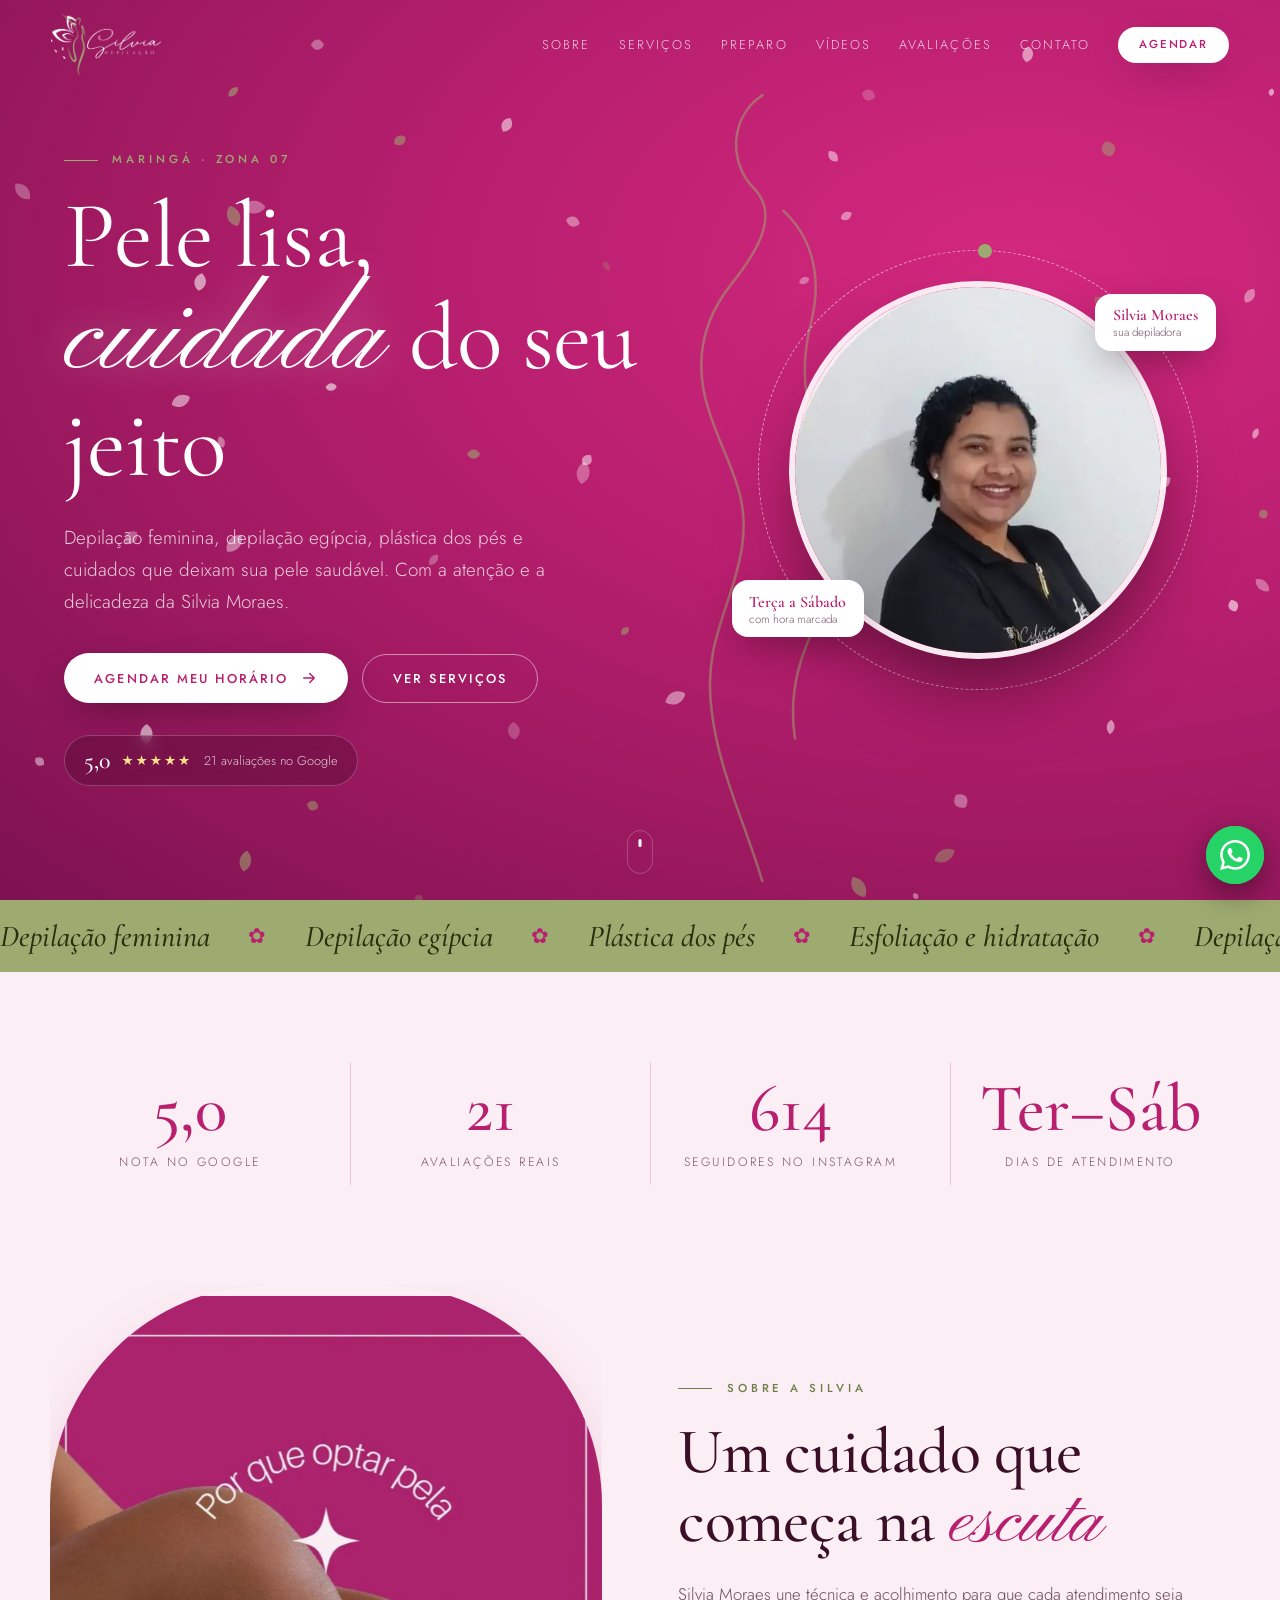
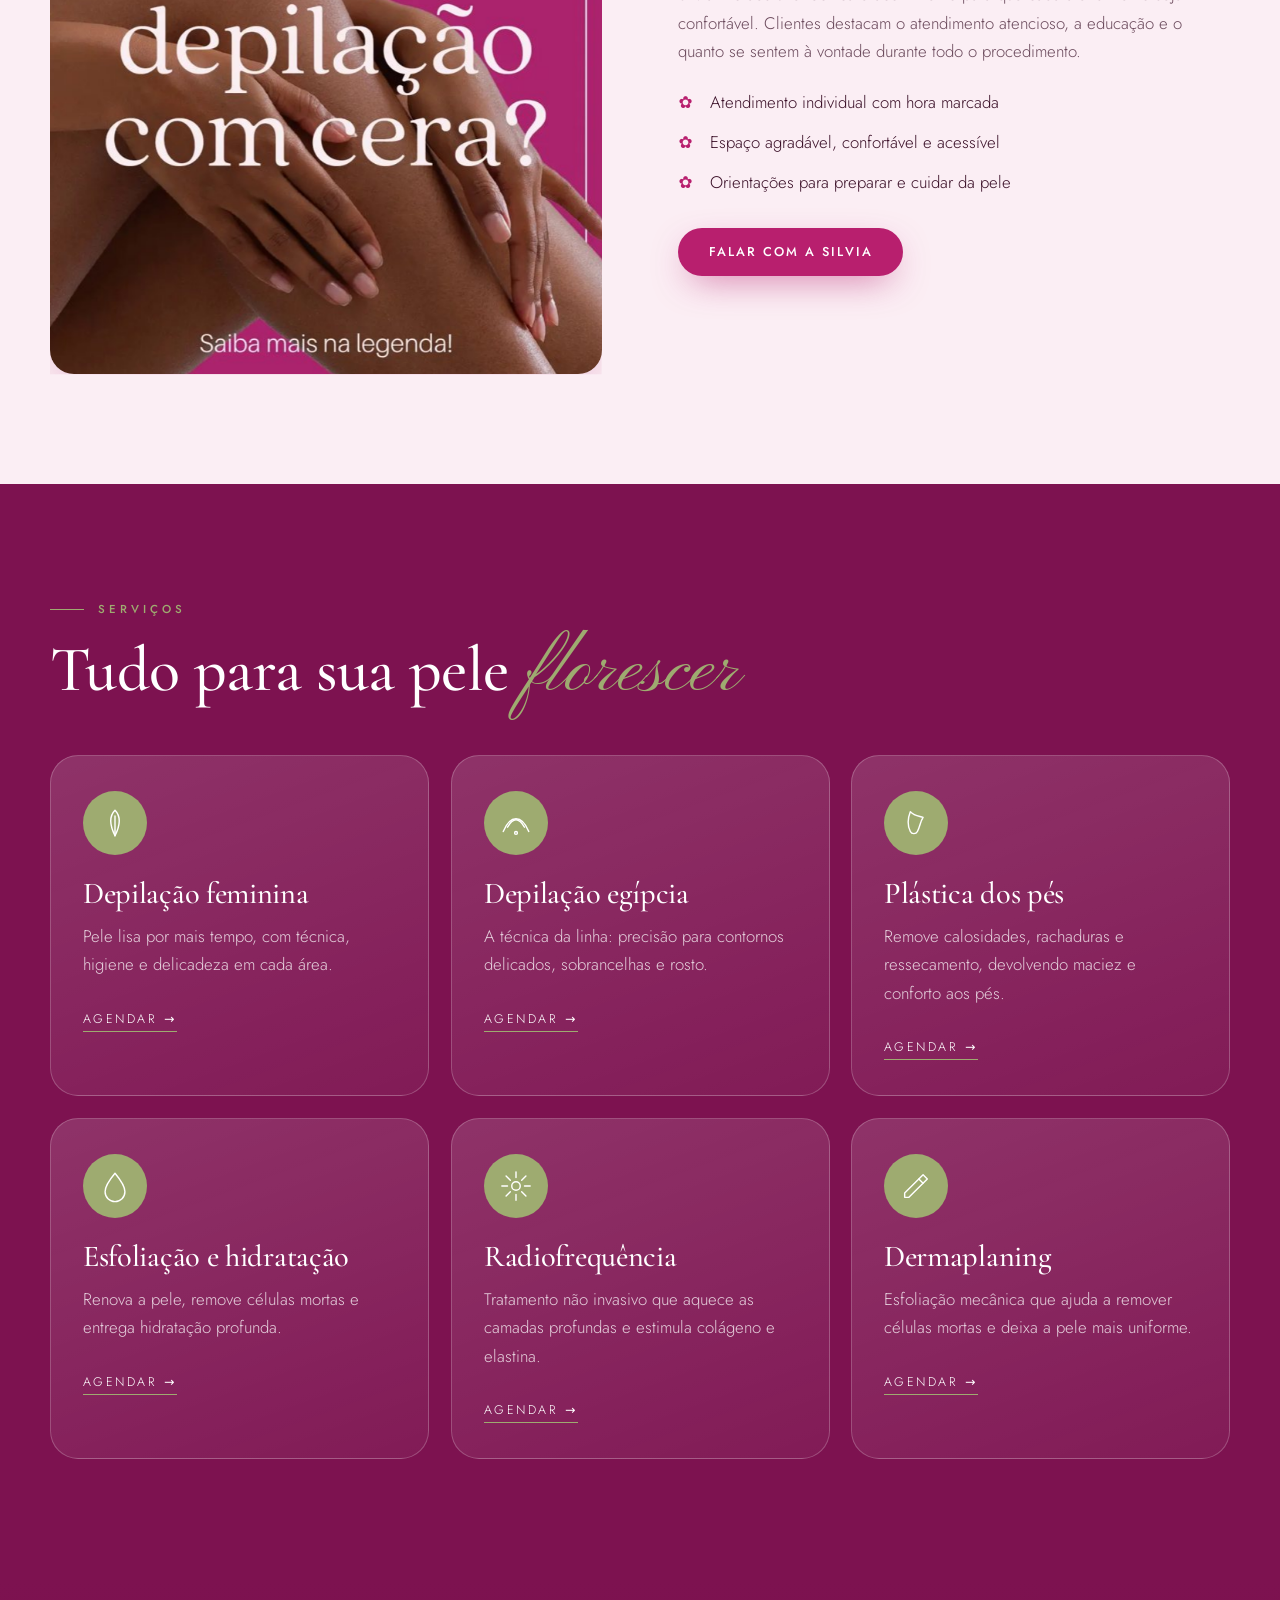
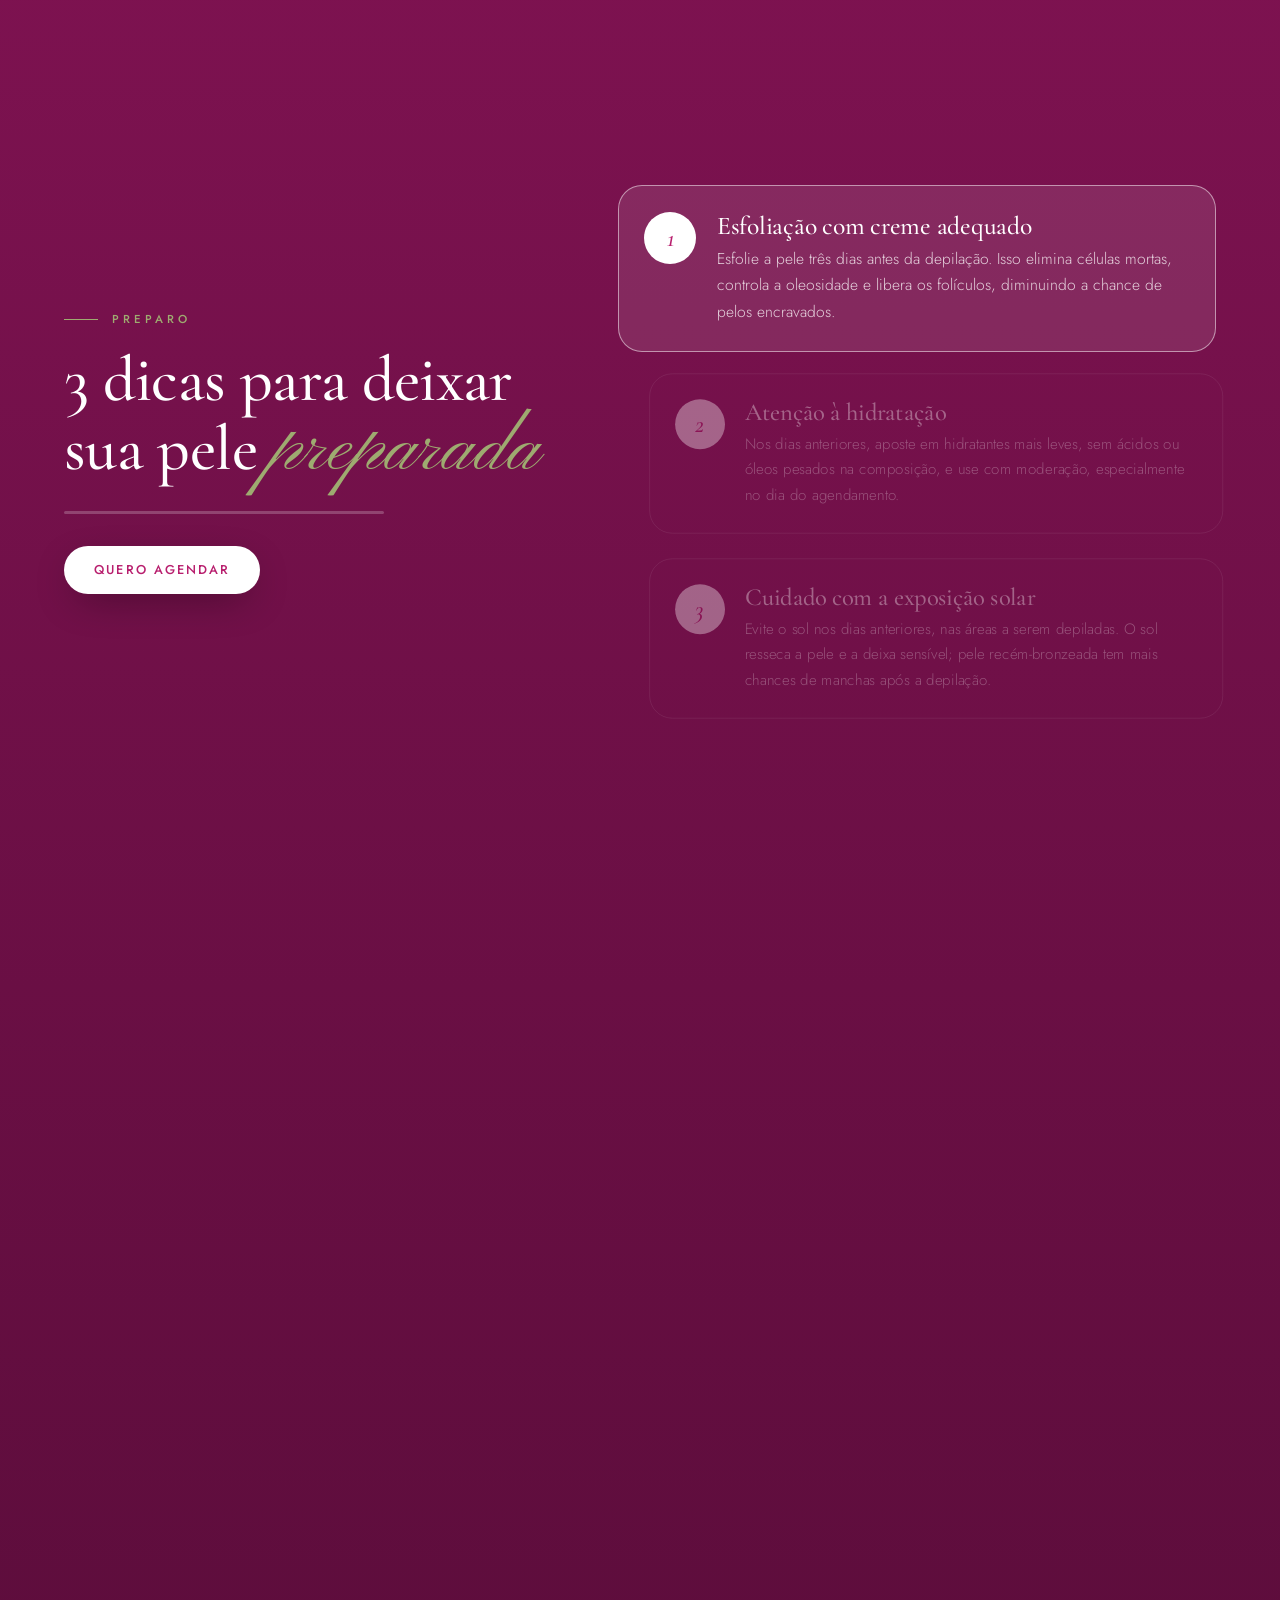
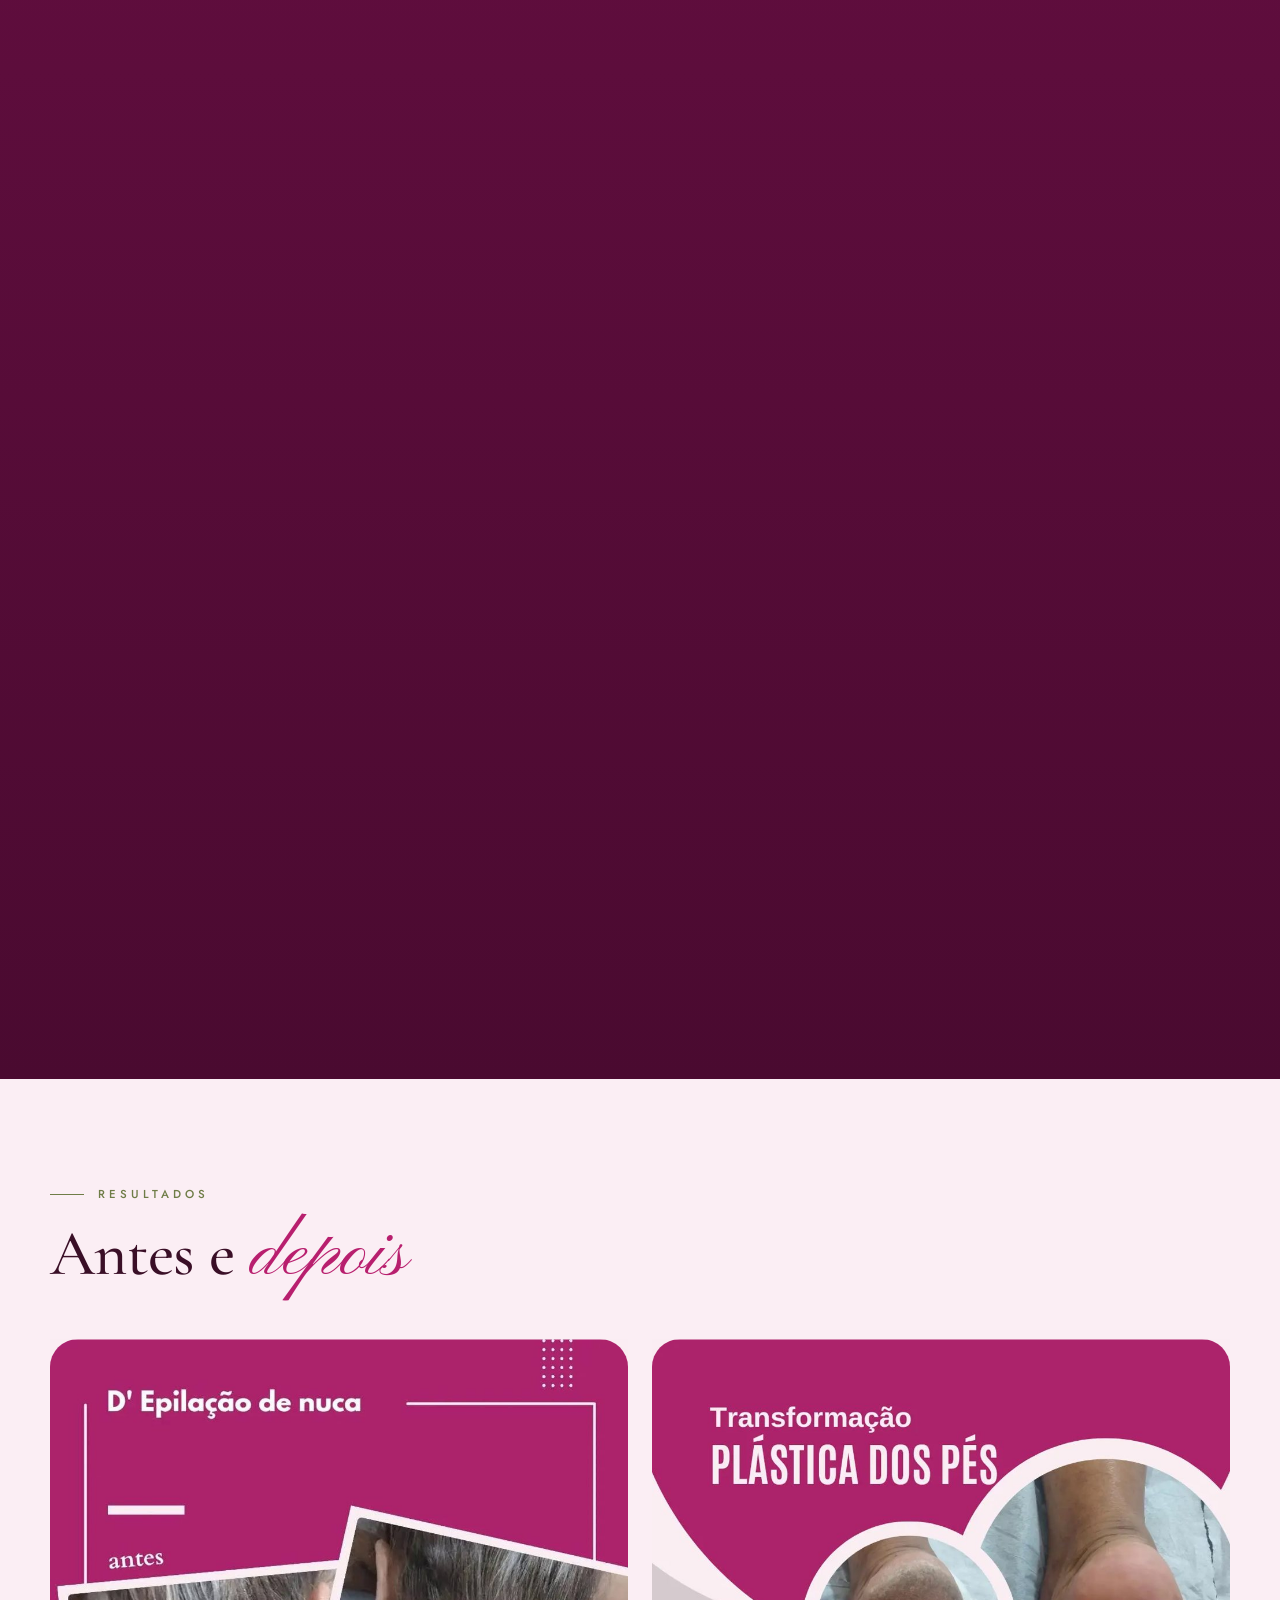
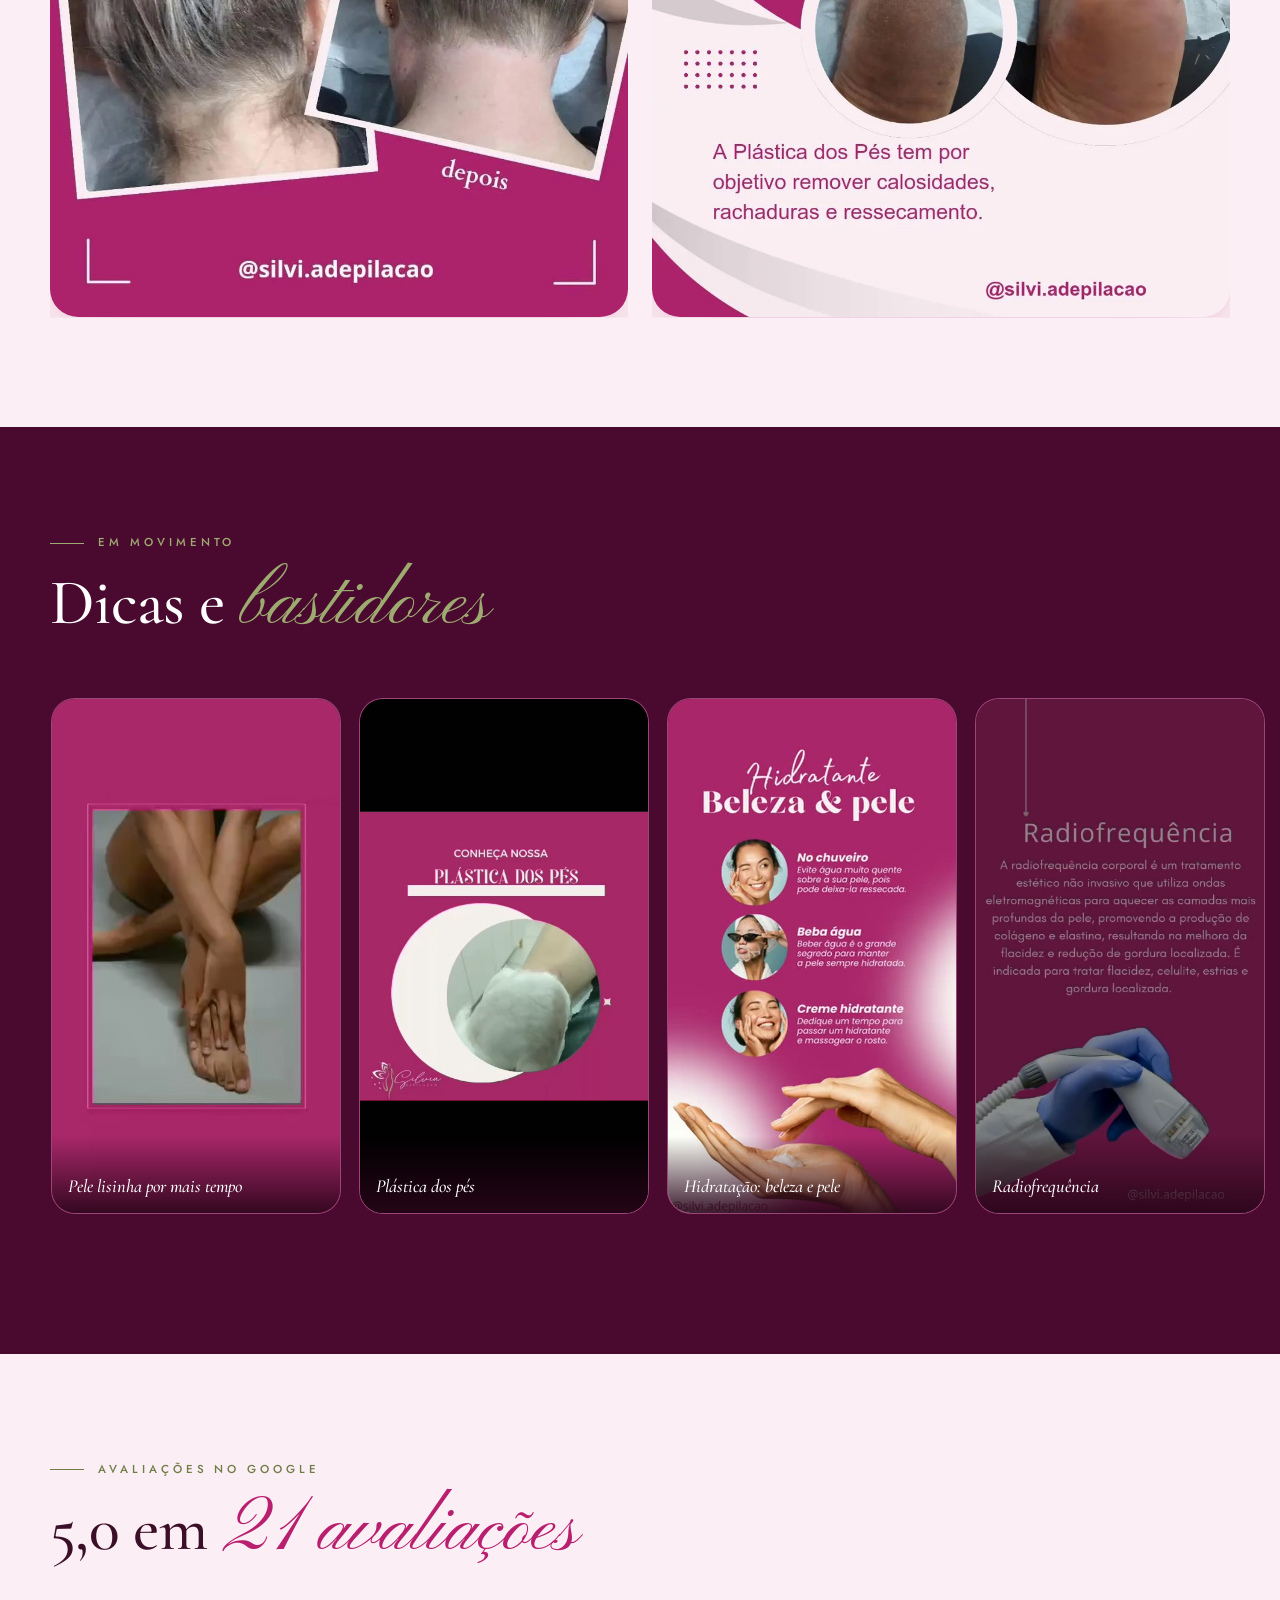
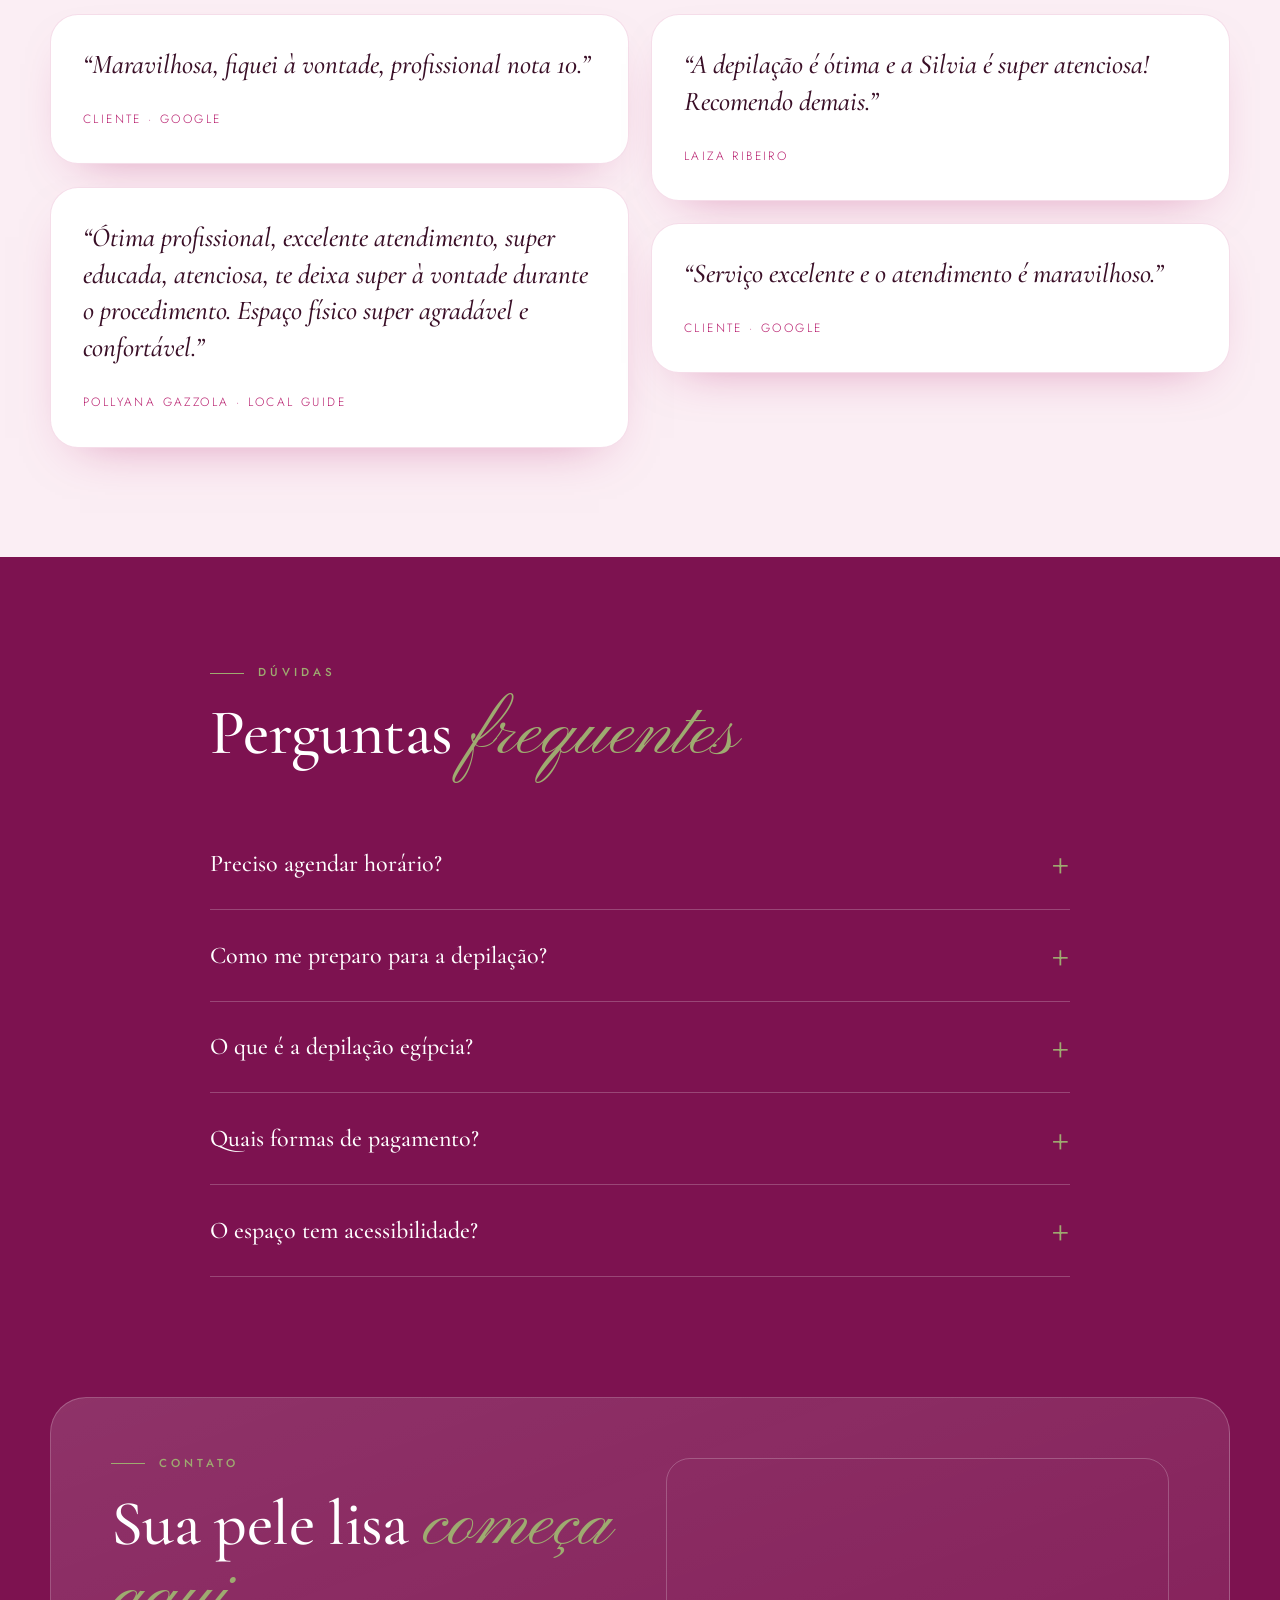
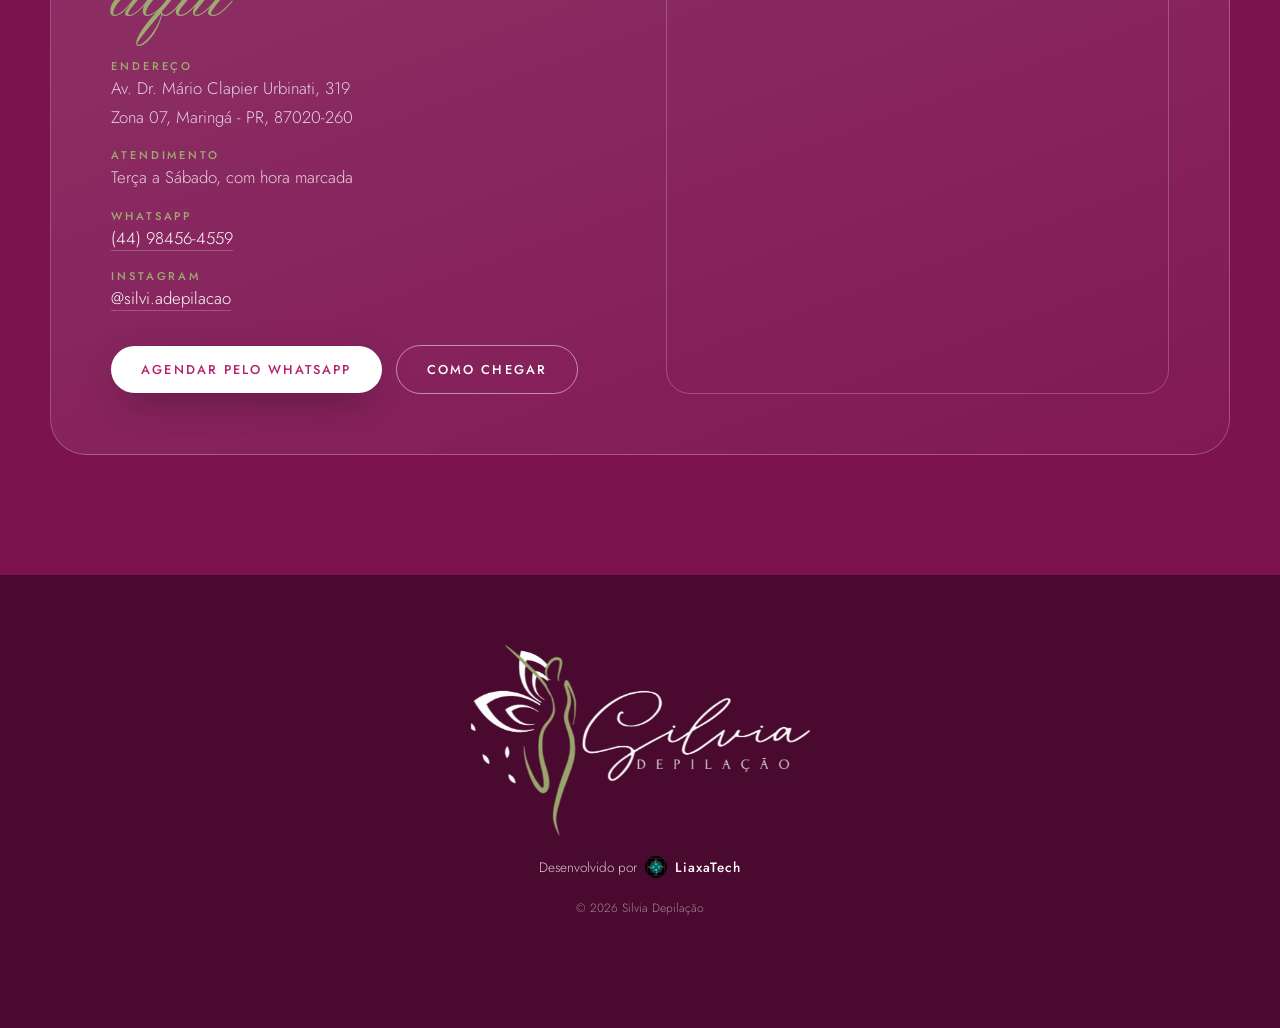
<file: index.html>
<!doctype html>
<html lang="pt-BR">
<head>
<meta charset="utf-8">
<meta name="viewport" content="width=device-width,initial-scale=1,viewport-fit=cover">
<title>Silvia Depilação em Maringá | Depilação Feminina, Egípcia e Plástica dos Pés</title>
<meta name="description" content="Silvia Moraes cuida da sua pele em Maringá-PR: depilação feminina, depilação egípcia (linha), plástica dos pés, esfoliação e hidratação. Nota 5,0 no Google. Agende pelo WhatsApp.">
<meta name="keywords" content="depilação Maringá, depilação com cera Maringá, depilação egípcia Maringá, plástica dos pés Maringá, depiladora Zona 7 Maringá, Silvia Depilação, Silvia Moraes">
<meta name="author" content="Silvia Depilação">
<meta name="robots" content="index,follow,max-image-preview:large,max-snippet:-1,max-video-preview:-1">
<meta name="theme-color" content="#b81f6e">
<meta name="geo.region" content="BR-PR"><meta name="geo.placename" content="Maringá">
<link rel="canonical" href="https://silvia-depilacao.vercel.app/">
<link rel="icon" type="image/png" href="favicon.png">
<link rel="apple-touch-icon" href="assets/img/apple-touch-icon.png">
<link rel="manifest" href="manifest.webmanifest">
<link rel="alternate" type="text/plain" href="llms.txt" title="LLMs">
<meta property="og:type" content="website"><meta property="og:locale" content="pt_BR"><meta property="og:site_name" content="Silvia Depilação">
<meta property="og:title" content="Silvia Depilação | Pele lisa e saudável em Maringá">
<meta property="og:description" content="Depilação feminina, egípcia, plástica dos pés e mais. Atendimento de terça a sábado. Agende pelo WhatsApp.">
<meta property="og:url" content="https://silvia-depilacao.vercel.app/">
<meta property="og:image" content="https://silvia-depilacao.vercel.app/assets/img/og.jpg"><meta property="og:image:width" content="1200"><meta property="og:image:height" content="630">
<meta name="twitter:card" content="summary_large_image">
<meta name="twitter:title" content="Silvia Depilação | Pele lisa e saudável em Maringá">
<meta name="twitter:description" content="Depilação feminina, egípcia, plástica dos pés e mais, em Maringá.">
<meta name="twitter:image" content="https://silvia-depilacao.vercel.app/assets/img/og.jpg">
<link rel="preconnect" href="https://fonts.googleapis.com"><link rel="preconnect" href="https://fonts.gstatic.com" crossorigin>
<link href="https://fonts.googleapis.com/css2?family=Cormorant+Garamond:ital,wght@0,400;0,500;0,600;1,400;1,500&family=Jost:wght@300;400;500;600&family=Pinyon+Script&display=swap" rel="stylesheet">
<link rel="stylesheet" href="styles.css">
<script type="application/ld+json">
{"@context":"https://schema.org","@graph":[
{"@type":["HealthAndBeautyBusiness","BeautySalon"],"@id":"https://silvia-depilacao.vercel.app/#negocio","name":"Silvia Depilação","founder":{"@type":"Person","name":"Silvia Moraes"},"description":"Depilação feminina, depilação egípcia (linha), plástica dos pés, esfoliação e hidratação em Maringá-PR.","url":"https://silvia-depilacao.vercel.app/","image":"https://silvia-depilacao.vercel.app/assets/img/og.jpg","logo":"https://silvia-depilacao.vercel.app/assets/img/icon-512.png","telephone":"+5544984564559","priceRange":"$$","address":{"@type":"PostalAddress","streetAddress":"Av. Dr. Mário Clapier Urbinati, 319 - Zona 07","addressLocality":"Maringá","addressRegion":"PR","postalCode":"87020-260","addressCountry":"BR"},"openingHoursSpecification":[{"@type":"OpeningHoursSpecification","dayOfWeek":["Tuesday","Wednesday","Thursday","Friday","Saturday"]}],"aggregateRating":{"@type":"AggregateRating","ratingValue":"5.0","reviewCount":"21","bestRating":"5"},"sameAs":["https://www.instagram.com/silvi.adepilacao"],"paymentAccepted":"Cartão de crédito, cartão de débito, pagamento por aproximação (NFC)","amenityFeature":[{"@type":"LocationFeatureSpecification","name":"Entrada com acessibilidade para cadeirantes","value":true},{"@type":"LocationFeatureSpecification","name":"Banheiro","value":true}],"hasOfferCatalog":{"@type":"OfferCatalog","name":"Serviços","itemListElement":[{"@type":"Offer","itemOffered":{"@type":"Service","name":"Depilação feminina"}},{"@type":"Offer","itemOffered":{"@type":"Service","name":"Depilação egípcia (linha)"}},{"@type":"Offer","itemOffered":{"@type":"Service","name":"Plástica dos pés"}},{"@type":"Offer","itemOffered":{"@type":"Service","name":"Esfoliação e hidratação"}},{"@type":"Offer","itemOffered":{"@type":"Service","name":"Radiofrequência corporal"}},{"@type":"Offer","itemOffered":{"@type":"Service","name":"Dermaplaning"}}]}},
{"@type":"WebSite","@id":"https://silvia-depilacao.vercel.app/#site","url":"https://silvia-depilacao.vercel.app/","name":"Silvia Depilação","inLanguage":"pt-BR"},
{"@type":"FAQPage","mainEntity":[
{"@type":"Question","name":"Preciso agendar horário?","acceptedAnswer":{"@type":"Answer","text":"Sim, é recomendado marcar hora pelo WhatsApp. O atendimento é de terça a sábado."}},
{"@type":"Question","name":"Como me preparo para a depilação?","acceptedAnswer":{"@type":"Answer","text":"Esfolie a pele com creme adequado três dias antes, use hidratantes leves nos dias anteriores e evite exposição solar nas áreas a serem depiladas."}},
{"@type":"Question","name":"O que é a depilação egípcia?","acceptedAnswer":{"@type":"Answer","text":"É a depilação com linha, uma técnica precisa para remover os pelos pela raiz."}},
{"@type":"Question","name":"Quais formas de pagamento são aceitas?","acceptedAnswer":{"@type":"Answer","text":"Cartão de crédito, cartão de débito e pagamento por aproximação (NFC)."}},
{"@type":"Question","name":"Onde fica a Silvia Depilação?","acceptedAnswer":{"@type":"Answer","text":"Av. Dr. Mário Clapier Urbinati, 319, Zona 07, Maringá - PR."}}]}
]}
</script>
</head>
<body>
<a class="skip" href="#conteudo">Ir para o conteúdo</a>
<div class="loader" id="loader" aria-hidden="true"><div class="loader-mark nosave" style="background-image:url(assets/img/mark.png)"></div></div>
<div class="progress" id="progress"></div>
<div class="cursor" id="cursor" aria-hidden="true"></div>

<header class="nav" id="nav">
  <a class="brand" href="#topo" aria-label="Silvia Depilação — início"><span class="brand-logo nosave" style="background-image:url(assets/img/logo.png)"></span></a>
  <nav class="menu" id="menu" aria-label="Principal">
    <a href="#sobre">Sobre</a><a href="#servicos">Serviços</a><a href="#preparo">Preparo</a><a href="#galeria">Vídeos</a><a href="#avaliacoes">Avaliações</a><a href="#contato">Contato</a>
    <a class="btn btn-white btn-sm menu-cta" data-wa="menu" href="#" rel="noopener">Agendar</a>
  </nav>
  <button class="burger" id="burger" aria-label="Abrir menu" aria-expanded="false" aria-controls="menu"><i></i><i></i></button>
</header>

<main id="conteudo">
<section class="hero" id="topo">
  <canvas id="petals" aria-hidden="true"></canvas>
  <svg class="bodyline" viewBox="0 0 300 700" aria-hidden="true"><path id="bodyPath" d="M150 20c-30 20-28 60-8 80 22 22 6 52-18 82-26 32-34 70-20 112 14 44 36 70 28 118-8 50-34 80-26 140 6 52 30 100 44 148"/><path id="bodyPath2" d="M168 120c24 22 34 56 24 96-12 48-4 82 18 120 22 40 16 86-8 130-20 36-30 70-24 110"/></svg>
  <div class="hero-inner">
    <p class="eyebrow reveal">Maringá · Zona 07</p>
    <h1 id="h1" aria-label="Pele lisa, cuidada do seu jeito">Pele lisa, <span class="script">cuidada</span> do seu jeito</h1>
    <p class="lead reveal" style="--d:1s">Depilação feminina, depilação egípcia, plástica dos pés e cuidados que deixam sua pele saudável. Com a atenção e a delicadeza da Silvia Moraes.</p>
    <div class="cta-row reveal" style="--d:1.2s">
      <a class="btn btn-white magnetic" data-wa="hero" href="#" rel="noopener"><span>Agendar meu horário</span><svg viewBox="0 0 24 24"><path d="M5 12h14M13 6l6 6-6 6"/></svg></a>
      <a class="btn btn-ghost magnetic" href="#servicos"><span>Ver serviços</span></a>
    </div>
    <div class="chip reveal" style="--d:1.4s"><b>5,0</b><span class="stars-ico" aria-hidden="true">★★★★★</span><small>21 avaliações no Google</small></div>
  </div>
  <div class="hero-photo" id="heroPhoto">
    <div class="ring" aria-hidden="true"></div>
    <div class="photo-frame"><img class="nosave" src="assets/img/silvia.jpg" alt="Silvia Moraes, depiladora em Maringá" draggable="false" fetchpriority="high"></div>
    <div class="float-tag t1"><b>Terça a Sábado</b><small>com hora marcada</small></div>
    <div class="float-tag t2"><b>Silvia Moraes</b><small>sua depiladora</small></div>
  </div>
  <a class="scroll-cue" href="#sobre" aria-label="Rolar para baixo"><i></i></a>
</section>

<div class="marquee" aria-hidden="true"><div class="track">
  <span>Depilação feminina</span><span>Depilação egípcia</span><span>Plástica dos pés</span><span>Esfoliação e hidratação</span><span>Depilação de nuca</span><span>Radiofrequência</span><span>Dermaplaning</span>
  <span>Depilação feminina</span><span>Depilação egípcia</span><span>Plástica dos pés</span><span>Esfoliação e hidratação</span><span>Depilação de nuca</span><span>Radiofrequência</span><span>Dermaplaning</span>
</div></div>

<section class="light">
<div class="stats wrap">
  <div class="stat reveal"><b data-count="5.0" data-dec="1">0</b><span>nota no Google</span></div>
  <div class="stat reveal" style="--d:.1s"><b data-count="21">0</b><span>avaliações reais</span></div>
  <div class="stat reveal" style="--d:.2s"><b data-count="614">0</b><span>seguidores no Instagram</span></div>
  <div class="stat reveal" style="--d:.3s"><b>Ter–Sáb</b><span>dias de atendimento</span></div>
</div>

<div class="sobre wrap" id="sobre">
  <div class="sobre-media reveal-clip">
    <img class="nosave" data-speed="-0.05" src="assets/img/cera.jpg" alt="Pernas com pele lisa após a depilação com cera" loading="lazy" draggable="false">
  </div>
  <div class="sobre-txt">
    <p class="eyebrow reveal">Sobre a Silvia</p>
    <h2 class="reveal">Um cuidado que começa na <span class="script">escuta</span></h2>
    <p class="reveal">Silvia Moraes une técnica e acolhimento para que cada atendimento seja confortável. Clientes destacam o atendimento atencioso, a educação e o quanto se sentem à vontade durante todo o procedimento.</p>
    <ul class="ticks reveal">
      <li>Atendimento individual com hora marcada</li>
      <li>Espaço agradável, confortável e acessível</li>
      <li>Orientações para preparar e cuidar da pele</li>
    </ul>
    <a class="btn btn-mag magnetic reveal" data-wa="sobre" href="#" rel="noopener"><span>Falar com a Silvia</span></a>
  </div>
</div>
</section>

<section class="servicos wrap" id="servicos">
  <header class="sec-head">
    <p class="eyebrow reveal">Serviços</p>
    <h2 class="reveal">Tudo para sua pele <span class="script">florescer</span></h2>
  </header>
  <div class="cards">
    <article class="card tilt reveal"><span class="ico"><svg viewBox="0 0 48 48"><path d="M24 6c8 8 8 20 0 36C16 26 16 14 24 6Z"/><path d="M24 14v28"/></svg></span><h3>Depilação feminina</h3><p>Pele lisa por mais tempo, com técnica, higiene e delicadeza em cada área.</p><a class="link" data-wa="card-feminina" href="#" rel="noopener">Agendar →</a></article>
    <article class="card tilt reveal" style="--d:.1s"><span class="ico"><svg viewBox="0 0 48 48"><path d="M6 36c10-24 26-24 36 0"/><path d="M12 30c8-14 16-14 24 0"/><circle cx="24" cy="38" r="2"/></svg></span><h3>Depilação egípcia</h3><p>A técnica da linha: precisão para contornos delicados, sobrancelhas e rosto.</p><a class="link" data-wa="card-egipcia" href="#" rel="noopener">Agendar →</a></article>
    <article class="card tilt reveal" style="--d:.2s"><span class="ico"><svg viewBox="0 0 48 48"><path d="M16 8c-4 10-4 20 0 28 2 4 8 4 10 0 4-8 4-14 8-20-6-2-12-2-18-8Z"/></svg></span><h3>Plástica dos pés</h3><p>Remove calosidades, rachaduras e ressecamento, devolvendo maciez e conforto aos pés.</p><a class="link" data-wa="card-pes" href="#" rel="noopener">Agendar →</a></article>
    <article class="card tilt reveal"><span class="ico"><svg viewBox="0 0 48 48"><path d="M24 6c10 12 14 20 14 26a14 14 0 0 1-28 0c0-6 4-14 14-26Z"/></svg></span><h3>Esfoliação e hidratação</h3><p>Renova a pele, remove células mortas e entrega hidratação profunda.</p><a class="link" data-wa="card-hidratacao" href="#" rel="noopener">Agendar →</a></article>
    <article class="card tilt reveal" style="--d:.1s"><span class="ico"><svg viewBox="0 0 48 48"><circle cx="24" cy="24" r="6"/><path d="M24 4v8M24 36v8M4 24h8M36 24h8M10 10l6 6M32 32l6 6M38 10l-6 6M16 32l-6 6"/></svg></span><h3>Radiofrequência</h3><p>Tratamento não invasivo que aquece as camadas profundas e estimula colágeno e elastina.</p><a class="link" data-wa="card-radio" href="#" rel="noopener">Agendar →</a></article>
    <article class="card tilt reveal" style="--d:.2s"><span class="ico"><svg viewBox="0 0 48 48"><path d="M8 34 34 8l6 6L14 40H8v-6Z"/><path d="M28 14l6 6"/></svg></span><h3>Dermaplaning</h3><p>Esfoliação mecânica que ajuda a remover células mortas e deixa a pele mais uniforme.</p><a class="link" data-wa="card-derma" href="#" rel="noopener">Agendar →</a></article>
  </div>
</section>

<section class="preparo" id="preparo">
  <div class="preparo-stick">
    <div class="preparo-head">
      <p class="eyebrow">Preparo</p>
      <h2>3 dicas para deixar sua pele <span class="script">preparada</span></h2>
      <div class="pbar"><i id="pfill"></i></div>
      <a class="btn btn-white magnetic" data-wa="preparo" href="#" rel="noopener"><span>Quero agendar</span></a>
    </div>
    <ol class="steps" id="steps">
      <li class="step on"><span class="n">1</span><div><h3>Esfoliação com creme adequado</h3><p>Esfolie a pele três dias antes da depilação. Isso elimina células mortas, controla a oleosidade e libera os folículos, diminuindo a chance de pelos encravados.</p></div></li>
      <li class="step"><span class="n">2</span><div><h3>Atenção à hidratação</h3><p>Nos dias anteriores, aposte em hidratantes mais leves, sem ácidos ou óleos pesados na composição, e use com moderação, especialmente no dia do agendamento.</p></div></li>
      <li class="step"><span class="n">3</span><div><h3>Cuidado com a exposição solar</h3><p>Evite o sol nos dias anteriores, nas áreas a serem depiladas. O sol resseca a pele e a deixa sensível; pele recém-bronzeada tem mais chances de manchas após a depilação.</p></div></li>
    </ol>
  </div>
</section>

<section class="light resultados">
  <div class="wrap">
  <header class="sec-head"><p class="eyebrow reveal">Resultados</p><h2 class="reveal">Antes e <span class="script">depois</span></h2></header>
  <div class="duo">
    <figure class="shot reveal-clip"><img class="nosave" src="assets/img/nuca.jpg" alt="Antes e depois da depilação de nuca com cera" loading="lazy" draggable="false"></figure>
    <figure class="shot reveal-clip" style="--d:.15s"><img class="nosave" src="assets/img/pes.jpg" alt="Antes e depois da plástica dos pés" loading="lazy" draggable="false"></figure>
  </div>
  </div>
</section>

<section class="reel" id="galeria">
  <header class="sec-head wrap"><p class="eyebrow reveal">Em movimento</p><h2 class="reveal">Dicas e <span class="script">bastidores</span></h2></header>
  <div class="reel-track">
    <figure class="vid"><video class="nosave" muted loop playsinline preload="none" poster="assets/img/poster-1.jpg" data-src="assets/video/reel-1.mp4"></video><figcaption>Pele lisinha por mais tempo</figcaption></figure>
    <figure class="vid"><video class="nosave" muted loop playsinline preload="none" poster="assets/img/poster-6.jpg" data-src="assets/video/reel-6.mp4"></video><figcaption>Plástica dos pés</figcaption></figure>
    <figure class="vid"><video class="nosave" muted loop playsinline preload="none" poster="assets/img/poster-3.jpg" data-src="assets/video/reel-3.mp4"></video><figcaption>Hidratação: beleza e pele</figcaption></figure>
    <figure class="vid"><video class="nosave" muted loop playsinline preload="none" poster="assets/img/poster-4.jpg" data-src="assets/video/reel-4.mp4"></video><figcaption>Radiofrequência</figcaption></figure>
    <figure class="vid"><video class="nosave" muted loop playsinline preload="none" poster="assets/img/poster-5.jpg" data-src="assets/video/reel-5.mp4"></video><figcaption>Dermaplaning</figcaption></figure>
    <figure class="vid"><video class="nosave" muted loop playsinline preload="none" poster="assets/img/poster-2.jpg" data-src="assets/video/reel-2.mp4"></video><figcaption>Outubro Rosa</figcaption></figure>
  </div>
</section>

<section class="light avals" id="avaliacoes">
  <div class="wrap">
  <header class="sec-head"><p class="eyebrow reveal">Avaliações no Google</p><h2 class="reveal">5,0 em <span class="script">21 avaliações</span></h2></header>
  <div class="quotes">
    <blockquote class="quote tilt reveal"><p>“Maravilhosa, fiquei à vontade, profissional nota 10.”</p><cite>Cliente · Google</cite></blockquote>
    <blockquote class="quote tilt reveal" style="--d:.1s"><p>“Ótima profissional, excelente atendimento, super educada, atenciosa, te deixa super à vontade durante o procedimento. Espaço físico super agradável e confortável.”</p><cite>Pollyana Gazzola · Local Guide</cite></blockquote>
    <blockquote class="quote tilt reveal" style="--d:.2s"><p>“A depilação é ótima e a Silvia é super atenciosa! Recomendo demais.”</p><cite>Laiza Ribeiro</cite></blockquote>
    <blockquote class="quote tilt reveal" style="--d:.3s"><p>“Serviço excelente e o atendimento é maravilhoso.”</p><cite>Cliente · Google</cite></blockquote>
  </div>
  </div>
</section>

<section class="faq wrap">
  <header class="sec-head"><p class="eyebrow reveal">Dúvidas</p><h2 class="reveal">Perguntas <span class="script">frequentes</span></h2></header>
  <div class="acc reveal">
    <details><summary>Preciso agendar horário?</summary><p>Sim, é recomendado marcar hora pelo WhatsApp. O atendimento é de terça a sábado.</p></details>
    <details><summary>Como me preparo para a depilação?</summary><p>Esfolie a pele com creme adequado três dias antes, use hidratantes leves nos dias anteriores e evite exposição solar nas áreas a serem depiladas.</p></details>
    <details><summary>O que é a depilação egípcia?</summary><p>É a depilação com linha, uma técnica precisa para remover os pelos pela raiz.</p></details>
    <details><summary>Quais formas de pagamento?</summary><p>Cartão de crédito, cartão de débito e pagamento por aproximação (NFC).</p></details>
    <details><summary>O espaço tem acessibilidade?</summary><p>Sim, há entrada com acessibilidade para pessoas em cadeira de rodas, além de banheiro no local.</p></details>
  </div>
</section>

<section class="contato wrap" id="contato">
  <div class="contato-box">
    <div class="contato-info">
      <p class="eyebrow reveal">Contato</p>
      <h2 class="reveal">Sua pele lisa <span class="script">começa aqui</span></h2>
      <address class="reveal">
        <p><b>Endereço</b>Av. Dr. Mário Clapier Urbinati, 319<br>Zona 07, Maringá - PR, 87020-260</p>
        <p><b>Atendimento</b>Terça a Sábado, com hora marcada</p>
        <p><b>WhatsApp</b><a data-wa="contato-numero" href="#" rel="noopener">(44) 98456-4559</a></p>
        <p><b>Instagram</b><a href="https://www.instagram.com/silvi.adepilacao" target="_blank" rel="noopener">@silvi.adepilacao</a></p>
      </address>
      <div class="cta-row reveal">
        <a class="btn btn-white magnetic" data-wa="contato" href="#" rel="noopener"><span>Agendar pelo WhatsApp</span></a>
        <a class="btn btn-ghost magnetic" href="https://www.google.com/maps/search/?api=1&query=Av.+Dr.+M%C3%A1rio+Clapier+Urbinati+319+Maring%C3%A1+PR" target="_blank" rel="noopener"><span>Como chegar</span></a>
      </div>
    </div>
    <div class="map reveal-clip"><iframe title="Mapa da Silvia Depilação" loading="lazy" referrerpolicy="no-referrer-when-downgrade" src="https://www.google.com/maps?q=Av.+Dr.+M%C3%A1rio+Clapier+Urbinati+319+Maring%C3%A1+PR&output=embed"></iframe></div>
  </div>
</section>
</main>

<footer class="foot">
  <div class="wrap foot-in">
    <div class="foot-logo nosave" style="background-image:url(assets/img/logo.png)" role="img" aria-label="Logo Silvia Depilação"></div>
    <p class="dev">Desenvolvido por
      <a href="https://liaxa.vercel.app" target="_blank" rel="noopener"><span class="liaxa-ico nosave" style="background-image:url(assets/img/liaxa.png)"></span>LiaxaTech</a>
    </p>
    <p class="copy">© <span id="year">2026</span> Silvia Depilação</p>
  </div>
</footer>

<a class="wa-float" data-wa="flutuante" href="#" rel="noopener" aria-label="Agendar pelo WhatsApp">
  <svg viewBox="0 0 24 24" aria-hidden="true"><path fill="currentColor" d="M17.472 14.382c-.297-.149-1.758-.867-2.03-.967-.273-.099-.471-.148-.67.15-.197.297-.767.966-.94 1.164-.173.199-.347.223-.644.075-.297-.15-1.255-.463-2.39-1.475-.883-.788-1.48-1.761-1.653-2.059-.173-.297-.018-.458.13-.606.134-.133.298-.347.446-.52.149-.174.198-.298.298-.497.099-.198.05-.371-.025-.52-.075-.149-.669-1.612-.916-2.207-.242-.579-.487-.5-.669-.51-.173-.008-.371-.01-.57-.01-.198 0-.52.074-.792.372-.272.297-1.04 1.016-1.04 2.479 0 1.462 1.065 2.875 1.213 3.074.149.198 2.096 3.2 5.077 4.487.709.306 1.262.489 1.694.625.712.227 1.36.195 1.871.118.571-.085 1.758-.719 2.006-1.413.248-.694.248-1.289.173-1.413-.074-.124-.272-.198-.57-.347m-5.421 7.403h-.004a9.87 9.87 0 01-5.031-1.378l-.361-.214-3.741.982.998-3.648-.235-.374a9.86 9.86 0 01-1.51-5.26c.001-5.45 4.436-9.884 9.888-9.884 2.64 0 5.122 1.03 6.988 2.898a9.825 9.825 0 012.893 6.994c-.003 5.45-4.437 9.884-9.885 9.884m8.413-18.297A11.815 11.815 0 0012.05 0C5.495 0 .16 5.335.157 11.892c0 2.096.547 4.142 1.588 5.945L.057 24l6.305-1.654a11.882 11.882 0 005.683 1.448h.005c6.554 0 11.89-5.335 11.893-11.893a11.821 11.821 0 00-3.48-8.413Z"/></svg>
</a>
<script src="script.js" defer></script>
</body>
</html>
</file>
<file: styles.css>
:root{--mag:#b81f6e;--mag-d:#7d1250;--mag-dd:#4a0a30;--sage:#9eab70;--sage-d:#6f7d47;--white:#fff;--blush:#fbeef4;--blush2:#f6dbe9;--ink:#3a0f27;--mut:rgba(255,255,255,.78);--line:rgba(255,255,255,.22);--serif:"Cormorant Garamond",Georgia,serif;--sans:"Jost",system-ui,sans-serif;--script:"Pinyon Script","Brush Script MT",cursive;--ease:cubic-bezier(.2,.8,.2,1)}
*{box-sizing:border-box;margin:0;padding:0}
html{scroll-behavior:smooth;-webkit-text-size-adjust:100%}
body{background:var(--mag-d);color:#fff;font:300 1.05rem/1.7 var(--sans);overflow-x:hidden;-webkit-font-smoothing:antialiased}
img,video,svg{display:block;max-width:100%}
a{color:inherit;text-decoration:none}
h1,h2,h3{font-family:var(--serif);font-weight:500;line-height:1.08;letter-spacing:-.01em}
h2{font-size:clamp(2.2rem,5.2vw,4rem)}
.script{font-family:var(--script);font-weight:400;color:var(--sage);font-size:1.18em;letter-spacing:0;line-height:.9;padding-right:.05em}
.wrap{width:min(1180px,100% - 40px);margin-inline:auto}
section{position:relative}
.skip{position:fixed;left:12px;top:-60px;background:#fff;color:var(--mag);padding:8px 14px;z-index:999;border-radius:8px}.skip:focus{top:12px}
.nosave{-webkit-user-select:none;user-select:none;-webkit-touch-callout:none;-webkit-user-drag:none}
img.nosave,video.nosave{pointer-events:none}
.nosave[style*=background-image],.foot-logo{position:relative}
.nosave[style*=background-image]::after,.foot-logo::after{content:"";position:absolute;inset:0}
.eyebrow{font:500 .72rem/1 var(--sans);letter-spacing:.34em;text-transform:uppercase;color:var(--sage);margin-bottom:1.2rem;display:flex;align-items:center;gap:.9rem}
.eyebrow::before{content:"";width:34px;height:1px;background:currentColor}
.light{background:var(--blush);color:var(--ink)}
.light .script{color:var(--mag)}
.light .eyebrow{color:var(--sage-d)}

/* loader / progress / cursor */
.loader{position:fixed;inset:0;z-index:1000;background:var(--mag);display:grid;place-content:center;transition:opacity .8s .2s,visibility .8s .2s}
.loader.done{opacity:0;visibility:hidden}
.loader-mark{width:120px;height:190px;background-size:contain;background-repeat:no-repeat;background-position:center;animation:bloom 1.5s var(--ease) both}
@keyframes bloom{from{opacity:0;transform:scale(.6) rotate(-8deg);filter:blur(10px)}to{opacity:1;transform:none;filter:none}}
.progress{position:fixed;top:0;left:0;height:3px;width:100%;transform-origin:0;transform:scaleX(0);background:linear-gradient(90deg,var(--sage),#fff);z-index:95}
.cursor{position:fixed;left:0;top:0;width:340px;height:340px;margin:-170px 0 0 -170px;border-radius:50%;background:radial-gradient(circle,rgba(255,255,255,.14),transparent 65%);pointer-events:none;z-index:2;opacity:0;transition:opacity .4s;mix-blend-mode:soft-light}
.cursor.on{opacity:1}

/* nav */
.nav{position:fixed;inset:0 0 auto;z-index:80;display:flex;align-items:center;justify-content:space-between;padding:14px max(20px,4vw);transition:background .4s,backdrop-filter .4s,padding .4s,box-shadow .4s}
.nav.stuck{background:rgba(125,18,80,.82);backdrop-filter:blur(16px);-webkit-backdrop-filter:blur(16px);padding-block:8px;box-shadow:0 10px 30px -15px rgba(0,0,0,.5)}
.brand-logo{display:block;width:210px;height:62px;background-size:contain;background-repeat:no-repeat;background-position:left center}
.menu{display:flex;align-items:center;gap:clamp(14px,2.2vw,32px);font-size:.8rem;letter-spacing:.16em;text-transform:uppercase}
.menu a:not(.btn){position:relative;padding:6px 0;color:var(--mut);transition:color .3s}
.menu a:not(.btn)::after{content:"";position:absolute;left:0;bottom:0;height:1px;width:100%;background:#fff;transform:scaleX(0);transform-origin:right;transition:transform .5s var(--ease)}
.menu a:not(.btn):hover{color:#fff}.menu a:not(.btn):hover::after{transform:scaleX(1);transform-origin:left}
.burger{display:none;width:46px;height:46px;border:1px solid var(--line);border-radius:50%;background:rgba(255,255,255,.1);position:relative;cursor:pointer;z-index:3}
.burger i{position:absolute;left:14px;right:14px;height:1.5px;background:#fff;transition:.4s var(--ease)}
.burger i:first-child{top:19px}.burger i:last-child{top:26px}
.burger[aria-expanded=true] i:first-child{top:22px;transform:rotate(45deg)}.burger[aria-expanded=true] i:last-child{top:22px;transform:rotate(-45deg)}

/* buttons */
.btn{display:inline-flex;align-items:center;justify-content:center;gap:.7rem;padding:1rem 1.9rem;border-radius:999px;font:500 .8rem/1.2 var(--sans);letter-spacing:.16em;text-transform:uppercase;position:relative;overflow:hidden;isolation:isolate;transition:transform .35s var(--ease),box-shadow .4s,background .3s;text-align:center}
.btn svg{width:18px;height:18px;fill:none;stroke:currentColor;stroke-width:2;stroke-linecap:round;stroke-linejoin:round;transition:transform .4s var(--ease)}
.btn:hover svg{transform:translateX(5px)}
.btn-white{background:#fff;color:var(--mag);box-shadow:0 12px 40px -12px rgba(0,0,0,.45)}
.btn-mag{background:var(--mag);color:#fff;box-shadow:0 12px 36px -12px rgba(184,31,110,.7)}
.btn-white::before,.btn-mag::before{content:"";position:absolute;inset:0;z-index:-1;background:linear-gradient(110deg,transparent 30%,rgba(158,171,112,.45) 50%,transparent 70%);transform:translateX(-120%);transition:transform .8s var(--ease)}
.btn-white:hover::before,.btn-mag:hover::before{transform:translateX(120%)}
.btn-ghost{border:1px solid rgba(255,255,255,.5);color:#fff;backdrop-filter:blur(6px)}
.btn-ghost:hover{background:rgba(255,255,255,.14)}
.btn-sm{padding:.7rem 1.3rem;font-size:.72rem}
.cta-row{display:flex;flex-wrap:wrap;gap:14px;align-items:center}

/* hero */
.hero{min-height:100svh;display:grid;grid-template-columns:1.15fr .85fr;align-items:center;gap:30px;padding:130px max(20px,5vw) 90px;overflow:hidden;isolation:isolate;background:radial-gradient(ellipse at 80% 30%,#d4287f 0,var(--mag) 40%,var(--mag-d) 100%)}
#petals{position:absolute;inset:0;width:100%;height:100%;z-index:-1}
.bodyline{position:absolute;left:46%;top:8%;height:90%;width:auto;z-index:-1;opacity:.5;fill:none;stroke:var(--sage);stroke-width:2.2;stroke-linecap:round}
.bodyline path{stroke-dasharray:var(--len,2000);stroke-dashoffset:var(--len,2000);animation:draw 4s 1.4s var(--ease) forwards}
@keyframes draw{to{stroke-dashoffset:0}}
.hero-inner{position:relative;max-width:660px}
h1{font-size:clamp(2.8rem,7.4vw,6rem);font-weight:400;margin-bottom:1.6rem}
h1 .script{font-size:1.25em;color:#fff;text-shadow:0 0 40px rgba(255,255,255,.35);display:inline-block}
.ch{display:inline-block;opacity:0;transform:translateY(110%) rotate(6deg);filter:blur(8px);animation:ch .9s var(--ease) forwards;animation-delay:calc(var(--i)*26ms + 1.5s)}
.w{display:inline-block;overflow:hidden;vertical-align:top;padding-bottom:.18em;margin-bottom:-.18em}
.script .w{overflow:visible}
@keyframes ch{to{opacity:1;transform:none;filter:none}}
.lead{font-size:clamp(1rem,1.6vw,1.18rem);color:var(--mut);max-width:520px;margin-bottom:2.2rem}
.chip{display:inline-flex;align-items:center;gap:.7rem;margin-top:2rem;padding:.6rem 1.2rem;border:1px solid var(--line);border-radius:999px;background:rgba(74,10,48,.35);backdrop-filter:blur(8px);flex-wrap:wrap}
.chip b{font:500 1.5rem var(--serif)}.stars-ico{color:#ffe08a;letter-spacing:2px;font-size:.85rem}.chip small{color:var(--mut);font-size:.8rem}
.hero-photo{position:relative;justify-self:center;width:min(440px,100%);aspect-ratio:1;will-change:transform}
.photo-frame{position:absolute;inset:7%;border-radius:50%;overflow:hidden;border:6px solid rgba(255,255,255,.9);box-shadow:0 40px 80px -20px rgba(0,0,0,.55);animation:pop 1.4s 1.2s var(--ease) both}
.photo-frame img{width:100%;height:100%;object-fit:cover;scale:1.06}
@keyframes pop{from{opacity:0;transform:scale(.8)}to{opacity:1;transform:none}}
.ring{position:absolute;inset:0;border-radius:50%;border:1px dashed rgba(255,255,255,.55);animation:spin 60s linear infinite}
.ring::after{content:"";position:absolute;top:-7px;left:50%;width:14px;height:14px;border-radius:50%;background:var(--sage)}
@keyframes spin{to{transform:rotate(360deg)}}
.float-tag{position:absolute;background:#fff;color:var(--ink);padding:.7rem 1.1rem;border-radius:16px;box-shadow:0 14px 40px -10px rgba(0,0,0,.4);display:grid;line-height:1.25;animation:float 6s ease-in-out infinite}
.float-tag b{font:600 1rem var(--serif);color:var(--mag)}.float-tag small{font-size:.72rem;color:#7a5568}
.t1{left:-6%;bottom:12%}.t2{right:-4%;top:10%;animation-delay:-3s}
@keyframes float{50%{transform:translateY(-12px)}}
.scroll-cue{position:absolute;left:50%;bottom:26px;width:26px;height:44px;border:1px solid var(--line);border-radius:20px;translate:-50% 0}
.scroll-cue i{position:absolute;left:50%;top:8px;width:3px;height:8px;border-radius:3px;background:#fff;translate:-50% 0;animation:cue 1.8s infinite}
@keyframes cue{0%{opacity:0;transform:translateY(0)}30%{opacity:1}100%{opacity:0;transform:translateY(16px)}}

/* reveal */
.reveal{opacity:0;transform:translateY(34px);filter:blur(6px);transition:opacity 1s var(--ease) var(--d,0s),transform 1s var(--ease) var(--d,0s),filter 1s var(--ease) var(--d,0s)}
.reveal.in{opacity:1;transform:none;filter:none}
.reveal-clip{clip-path:inset(0 0 100% 0);transition:clip-path 1.4s var(--ease) var(--d,0s)}
.reveal-clip.in{clip-path:inset(0)}

/* marquee */
.marquee{overflow:hidden;padding:1.1rem 0;background:var(--sage);color:#26300f}
.track{display:flex;width:max-content;animation:mq 36s linear infinite}
.track span{font:italic 500 clamp(1.2rem,2.4vw,1.9rem) var(--serif);padding-right:2.4rem;display:flex;align-items:center;gap:2.4rem;white-space:nowrap}
.track span::after{content:"✿";font-size:.7em;font-style:normal;color:var(--mag)}
@keyframes mq{to{transform:translateX(-50%)}}

/* stats */
.stats{display:grid;grid-template-columns:repeat(4,1fr);gap:20px;padding-block:90px 70px}
.stat{text-align:center;padding:10px;border-left:1px solid rgba(184,31,110,.2)}.stat:first-child{border-left:0}
.stat b{display:block;font:500 clamp(2.4rem,5.4vw,4.2rem)/1.1 var(--serif);color:var(--mag)}
.stat span{font-size:.76rem;letter-spacing:.2em;text-transform:uppercase;color:#7a5568}

/* sobre */
.sobre{display:grid;grid-template-columns:1fr 1fr;gap:clamp(30px,6vw,90px);align-items:center;padding-block:30px 110px}
.sobre-media{border-radius:220px 220px 24px 24px;overflow:hidden;aspect-ratio:4/5;box-shadow:0 30px 70px -30px rgba(184,31,110,.6)}
.sobre-media img{width:100%;height:112%;object-fit:cover;will-change:transform}.shot img{width:100%;height:100%;object-fit:cover}
.sobre-txt h2{margin-bottom:1.4rem}.sobre-txt>p{color:#6b4a5c;margin-bottom:1.4rem}
.ticks{list-style:none;margin-bottom:2rem;display:grid;gap:.7rem}
.ticks li{padding-left:2rem;position:relative}.ticks li::before{content:"✿";position:absolute;left:0;color:var(--mag)}

/* serviços */
.servicos{padding-block:120px}
.sec-head{margin-bottom:3rem}
.cards{display:grid;grid-template-columns:repeat(3,1fr);gap:22px}
.card,.quote{--rx:0deg;--ry:0deg;position:relative;padding:2.2rem 2rem;border:1px solid var(--line);border-radius:28px;background:linear-gradient(160deg,rgba(255,255,255,.14),rgba(255,255,255,.04));overflow:hidden;transform-style:preserve-3d}
.card.in,.quote.in{transform:perspective(900px) rotateX(var(--rx)) rotateY(var(--ry))}
.card::before,.quote::before{content:"";position:absolute;width:300px;height:300px;left:var(--mx,50%);top:var(--my,0);translate:-50% -50%;background:radial-gradient(circle,rgba(255,255,255,.22),transparent 60%);opacity:0;transition:opacity .4s;pointer-events:none}
.card:hover::before,.quote:hover::before{opacity:1}
.ico{width:64px;height:64px;border-radius:50%;display:grid;place-content:center;background:var(--sage);margin-bottom:1.4rem;transition:transform .6s var(--ease)}
.ico svg{width:34px;height:34px;fill:none;stroke:#fff;stroke-width:2;stroke-linecap:round;stroke-linejoin:round}
.card:hover .ico{transform:rotate(12deg) scale(1.08)}
.card h3{font-size:1.9rem;margin-bottom:.7rem}.card p{color:var(--mut);margin-bottom:1.5rem}
.link{font-size:.78rem;letter-spacing:.2em;text-transform:uppercase;border-bottom:1px solid var(--sage);padding-bottom:3px}

/* preparo (sticky, scroll-driven) */
.preparo{height:300vh;background:linear-gradient(180deg,var(--mag-d),var(--mag-dd))}
.preparo-stick{position:sticky;top:0;height:100svh;display:grid;grid-template-columns:.9fr 1.1fr;gap:clamp(24px,5vw,80px);align-items:center;padding:90px max(20px,5vw) 40px;overflow:hidden}
.preparo-head h2{margin-bottom:1.6rem}
.pbar{height:3px;background:var(--line);border-radius:3px;margin-bottom:2rem;max-width:320px;overflow:hidden}.pbar i{display:block;height:100%;width:100%;transform-origin:0;transform:scaleX(0);background:var(--sage)}
.steps{list-style:none;display:grid;gap:18px}
.step{display:flex;gap:1.3rem;padding:1.6rem;border:1px solid var(--line);border-radius:24px;opacity:.35;transform:scale(.96) translateX(20px);transition:all .7s var(--ease)}
.step.on{opacity:1;transform:none;background:rgba(255,255,255,.1);border-color:rgba(255,255,255,.5)}
.step .n{flex:0 0 52px;height:52px;border-radius:50%;display:grid;place-content:center;font:italic 500 1.6rem var(--serif);background:#fff;color:var(--mag)}
.step h3{font-size:1.6rem;margin-bottom:.4rem}.step p{color:var(--mut);font-size:.98rem}

/* resultados */
.resultados{padding-block:110px}
.duo{display:grid;grid-template-columns:repeat(2,1fr);gap:24px}
.shot{position:relative;border-radius:28px;overflow:hidden;aspect-ratio:1;box-shadow:0 30px 60px -30px rgba(184,31,110,.55)}
.shot figcaption{position:absolute;left:14px;bottom:14px;background:#fff;color:var(--mag);padding:.4rem 1rem;border-radius:999px;font:500 .72rem var(--sans);letter-spacing:.16em;text-transform:uppercase}

/* reel */
.reel{padding-block:110px;background:var(--mag-dd)}
.reel-track{display:flex;gap:18px;overflow-x:auto;scroll-snap-type:x mandatory;padding:10px max(20px,4vw) 30px;scrollbar-width:thin;scrollbar-color:var(--sage) transparent}
.vid{flex:0 0 clamp(220px,26vw,290px);aspect-ratio:9/16;position:relative;border-radius:24px;overflow:hidden;border:1px solid var(--line);scroll-snap-align:center;background:var(--mag-d)}
.vid video{width:100%;height:100%;object-fit:cover}
.vid figcaption{position:absolute;inset:auto 0 0;padding:2.4rem 1rem 1rem;background:linear-gradient(transparent,rgba(40,5,25,.9));font:italic 500 1.15rem var(--serif)}

/* avaliações */
.avals{padding-block:110px}
.quotes{columns:2;column-gap:22px}
.quote{break-inside:avoid;margin-bottom:22px;padding:2rem;background:#fff;border-color:rgba(184,31,110,.15);box-shadow:0 20px 50px -30px rgba(184,31,110,.5)}
.quote::before{background:radial-gradient(circle,rgba(184,31,110,.12),transparent 60%)}
.quote p{font:italic 500 clamp(1.3rem,2.2vw,1.7rem)/1.35 var(--serif);margin-bottom:1.2rem;color:var(--ink)}
.quote cite{font-style:normal;font-size:.75rem;letter-spacing:.2em;text-transform:uppercase;color:var(--mag)}

/* faq */
.faq{padding-block:110px 60px;max-width:860px}
details{border-bottom:1px solid var(--line)}
summary{list-style:none;cursor:pointer;padding:1.4rem 0;font:500 1.5rem var(--serif);display:flex;justify-content:space-between;align-items:center;gap:1rem}
summary::-webkit-details-marker{display:none}
summary::after{content:"+";font:300 2rem var(--sans);color:var(--sage);transition:transform .4s var(--ease)}
details[open] summary::after{transform:rotate(45deg)}
details p{color:var(--mut);padding-bottom:1.4rem}

/* contato */
.contato{padding-block:60px 120px}
.contato-box{display:grid;grid-template-columns:1fr 1fr;gap:clamp(24px,4vw,60px);padding:clamp(24px,5vw,60px);border:1px solid var(--line);border-radius:36px;background:linear-gradient(160deg,rgba(255,255,255,.14),rgba(255,255,255,.03))}
.contato h2{margin-bottom:1.6rem}
address{font-style:normal;display:grid;gap:1rem;margin-bottom:2rem;color:var(--mut)}
address b{display:block;font:500 .7rem var(--sans);letter-spacing:.26em;text-transform:uppercase;color:var(--sage)}
address a{color:#fff;border-bottom:1px solid var(--line)}
.map{border-radius:24px;overflow:hidden;min-height:340px;border:1px solid var(--line)}
.map iframe{width:100%;height:100%;min-height:340px;border:0}

/* footer */
.foot{padding:70px 0 110px;text-align:center;background:var(--mag-dd)}
.foot-in{display:grid;justify-items:center;gap:1.2rem}
.foot-logo{width:min(340px,80vw);aspect-ratio:16/9;background-position:center;background-size:contain;background-repeat:no-repeat}
.dev{font-size:.85rem;color:var(--mut);display:flex;align-items:center;gap:.5rem;flex-wrap:wrap;justify-content:center}
.dev a{display:inline-flex;align-items:center;gap:.5rem;color:#fff;font-weight:500;letter-spacing:.08em}
.dev a:hover{color:var(--sage)}
.liaxa-ico{width:22px;height:22px;border-radius:50%;background-size:cover;display:inline-block}
.copy{font-size:.75rem;color:rgba(255,255,255,.5)}

/* whatsapp float */
.wa-float{position:fixed;right:max(16px,env(safe-area-inset-right));bottom:max(16px,env(safe-area-inset-bottom));width:58px;height:58px;border-radius:50%;background:#25d366;color:#fff;display:grid;place-content:center;z-index:70;box-shadow:0 10px 30px rgba(0,0,0,.4);transition:transform .3s var(--ease)}
.wa-float svg{width:30px;height:30px}.wa-float:hover{transform:scale(1.1)}
.wa-float::after{content:"";position:absolute;inset:0;border-radius:50%;border:2px solid #25d366;animation:ping 2.4s infinite}
@keyframes ping{to{transform:scale(1.7);opacity:0}}

/* responsive */
@media(max-width:960px){
 .burger{display:block}
 .menu{position:fixed;inset:0;background:rgba(74,10,48,.97);backdrop-filter:blur(20px);flex-direction:column;justify-content:center;gap:22px;font-size:1.1rem;opacity:0;visibility:hidden;transition:.5s var(--ease);z-index:2}
 .menu.open{opacity:1;visibility:visible}
 .nav{z-index:90}
 .hero{grid-template-columns:1fr;padding-top:110px;text-align:left}
 .hero-photo{width:min(320px,78vw);justify-self:start;margin-left:6px;margin-top:10px}
 .bodyline{left:auto;right:-8%;opacity:.28}
 .stats{grid-template-columns:repeat(2,1fr);row-gap:40px}.stat:nth-child(3){border-left:0}
 .sobre,.contato-box{grid-template-columns:1fr}
 .sobre-media{max-width:480px;margin-inline:auto;width:100%}
 .cards{grid-template-columns:1fr 1fr}
 .quotes{columns:1}
 .preparo{height:260vh}
 .preparo-stick{grid-template-columns:1fr;align-content:center;gap:22px;padding-top:80px}
 .preparo-head h2{font-size:clamp(1.9rem,7vw,2.6rem);margin-bottom:1rem}.pbar{margin-bottom:1rem}.preparo-head .btn{display:none}
}
@media(max-width:620px){
 .brand-logo{width:140px;height:44px}
 .cta-row .btn{width:100%}
 .scroll-cue{display:none}
 .cards{grid-template-columns:1fr}
 .duo{grid-template-columns:1fr}
 .float-tag{padding:.5rem .8rem}.t1{left:-3%}.t2{right:-2%}
 .step{padding:1.1rem;gap:1rem}.step p{font-size:.92rem}.step h3{font-size:1.3rem}.step .n{flex-basis:42px;height:42px;font-size:1.3rem}
 .contato-box{border-radius:26px}
}
@media(hover:none){.cursor{display:none}}
@media(prefers-reduced-motion:reduce){
 *,*::before,*::after{animation-duration:.01ms!important;animation-iteration-count:1!important;transition-duration:.01ms!important;scroll-behavior:auto!important}
 .reveal,.reveal-clip{opacity:1;transform:none;filter:none;clip-path:none}.ch{opacity:1;transform:none;filter:none}.bodyline path{stroke-dashoffset:0}
}
</file>
